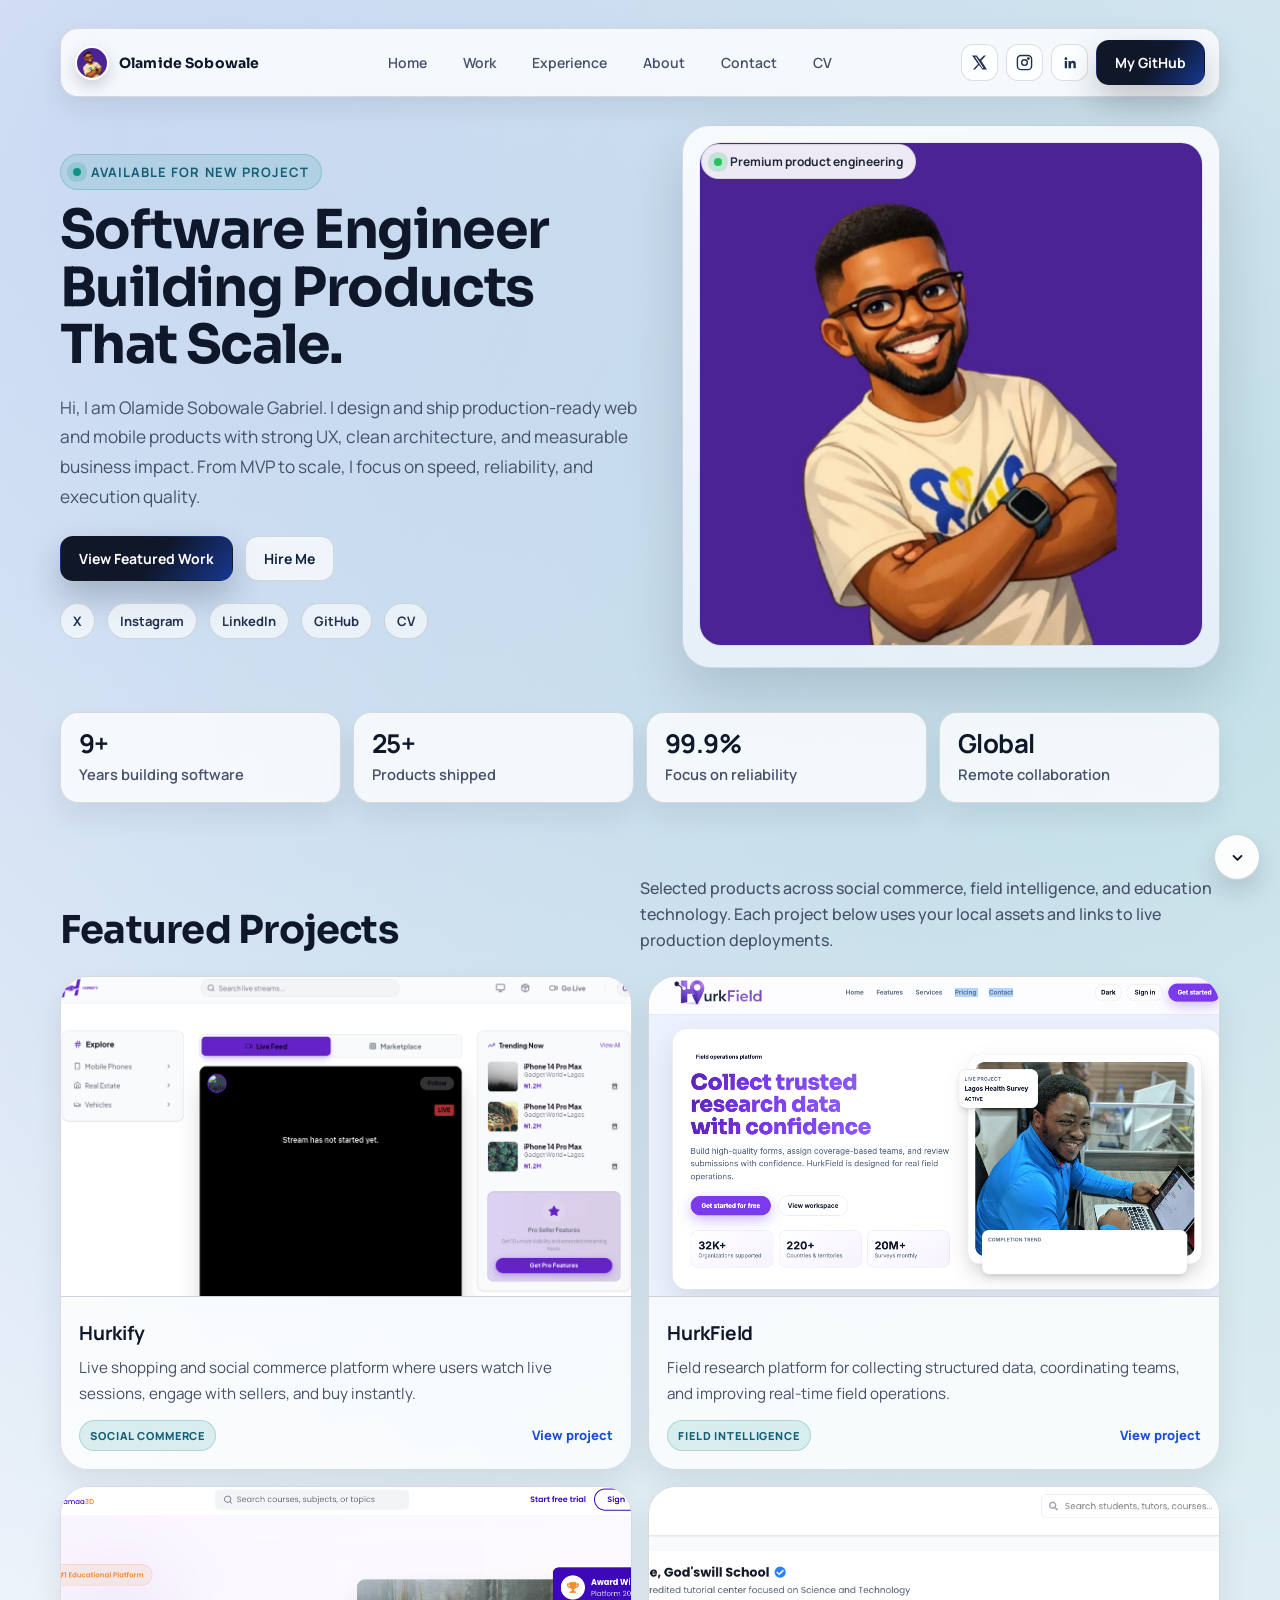
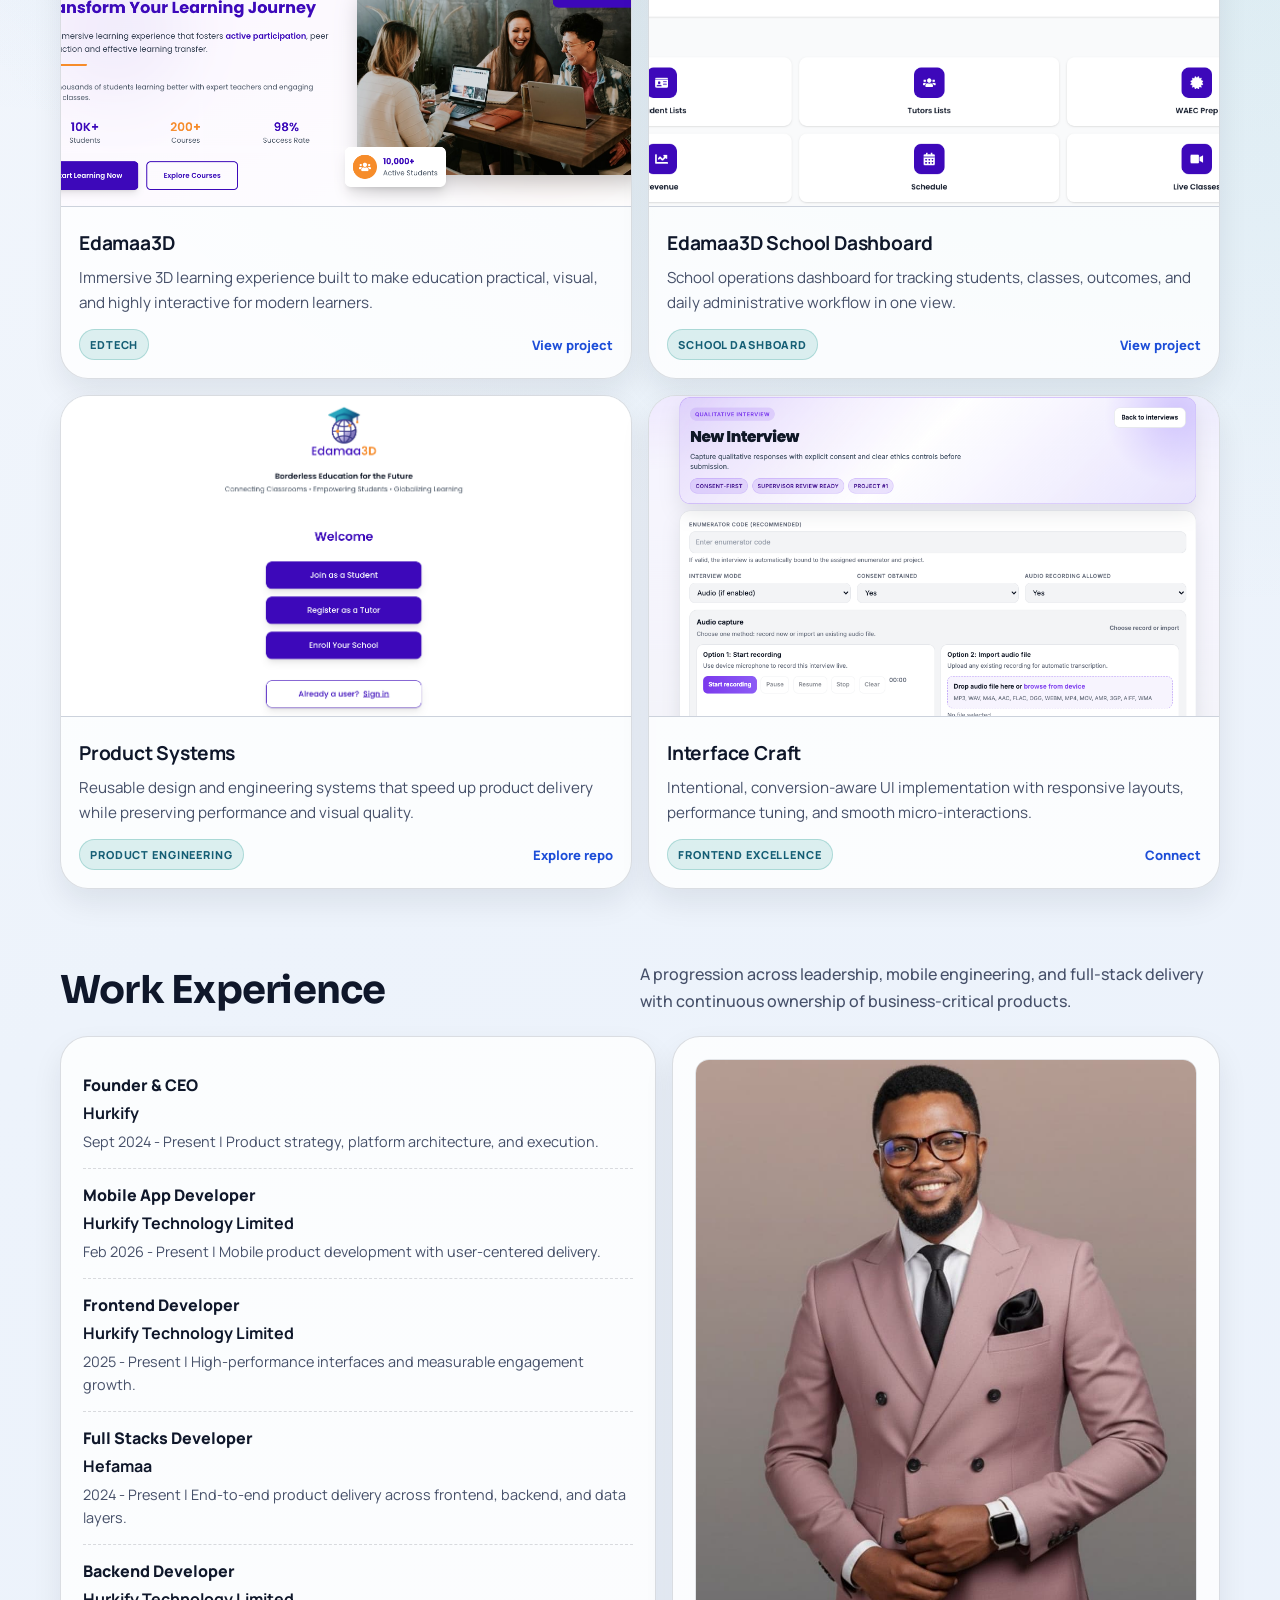
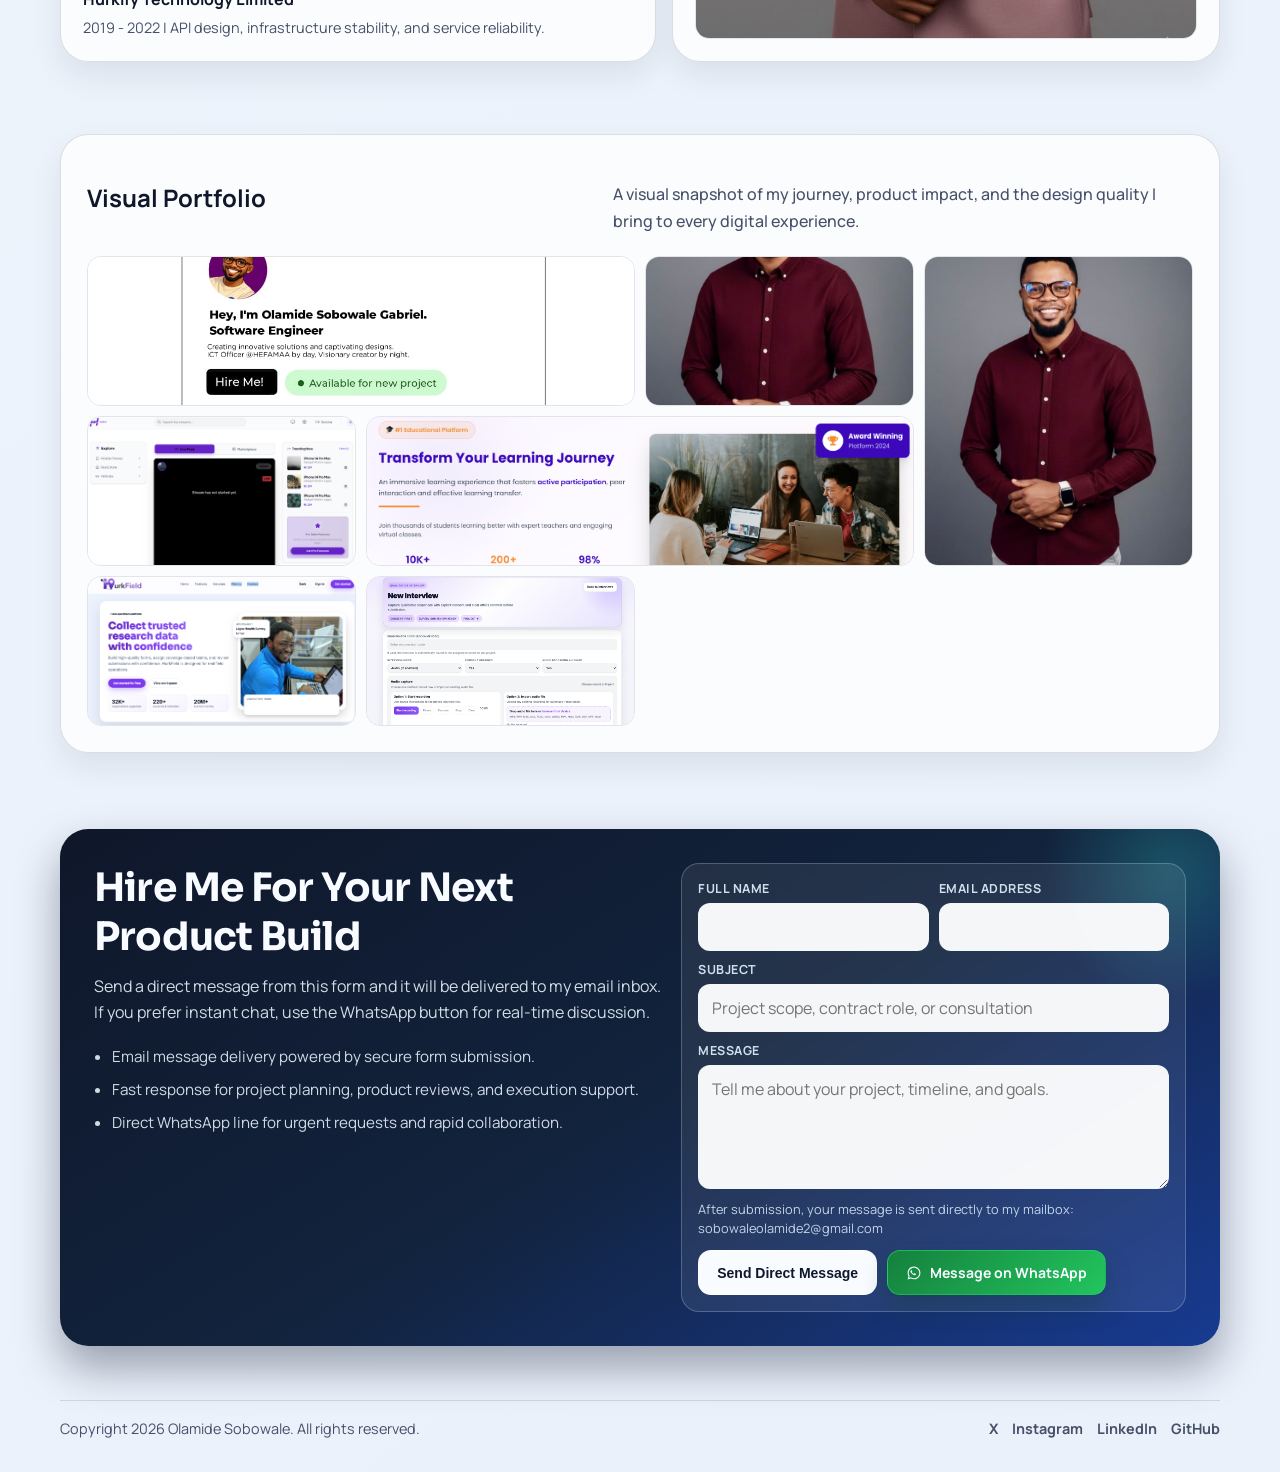
<file: index.html>
<!DOCTYPE html>
<html lang="en">
<head>
  <meta charset="UTF-8">
  <meta name="viewport" content="width=device-width, initial-scale=1.0">
  <title>Olamide Sobowale | Software Engineer</title>
  <meta name="description" content="Premium portfolio of Olamide Sobowale, software engineer building product-driven web platforms, mobile experiences, and data-powered tools.">
  <meta property="og:title" content="Olamide Sobowale | Software Engineer">
  <meta property="og:description" content="Building premium digital products for real business outcomes.">
  <meta property="og:image" content="images/og.png">
  <meta property="og:type" content="website">
  <meta name="twitter:card" content="summary_large_image">
  <meta name="twitter:creator" content="@iam_mide_talk">
  <meta name="twitter:image" content="images/og.png">
  <link rel="icon" href="images/favicon.ico" type="image/x-icon">
  <link rel="shortcut icon" href="images/favicon.ico" type="image/x-icon">
  <link rel="preconnect" href="https://fonts.googleapis.com">
  <link rel="preconnect" href="https://fonts.gstatic.com" crossorigin>
  <link href="https://fonts.googleapis.com/css2?family=Manrope:wght@400;500;600;700;800&family=Sora:wght@600;700;800&display=swap" rel="stylesheet">
  <style>
    :root {
      --bg: #f3f6fb;
      --ink: #0f172a;
      --muted: #465069;
      --card: rgba(255, 255, 255, 0.78);
      --line: rgba(14, 31, 53, 0.14);
      --teal: #0d9488;
      --blue: #1d4ed8;
      --shadow: 0 24px 56px rgba(6, 14, 30, 0.14);
      --radius-xl: 28px;
      --radius-lg: 18px;
      --radius-sm: 12px;
    }

    * {
      box-sizing: border-box;
    }

    html {
      scroll-behavior: smooth;
    }

    body {
      margin: 0;
      font-family: "Manrope", "Sora", sans-serif;
      color: var(--ink);
      background:
        radial-gradient(circle at 9% 3%, rgba(29, 78, 216, 0.16), transparent 34%),
        radial-gradient(circle at 93% 13%, rgba(13, 148, 136, 0.18), transparent 38%),
        linear-gradient(145deg, #f7f9fd 0%, #edf3fb 48%, #eaf1fb 100%);
      min-height: 100vh;
    }

    a {
      color: inherit;
      text-decoration: none;
    }

    .container {
      width: min(1160px, 92vw);
      margin: 0 auto;
    }

    .site-header {
      position: sticky;
      top: 14px;
      z-index: 40;
      padding: 14px 0;
    }

    .nav-shell {
      display: flex;
      align-items: center;
      justify-content: space-between;
      gap: 18px;
      padding: 11px 14px;
      border-radius: 18px;
      border: 1px solid var(--line);
      background: rgba(255, 255, 255, 0.8);
      box-shadow: 0 10px 26px rgba(6, 14, 30, 0.08);
      backdrop-filter: blur(10px);
      -webkit-backdrop-filter: blur(10px);
    }

    .brand {
      display: flex;
      align-items: center;
      gap: 10px;
      min-width: max-content;
    }

    .brand img {
      width: 34px;
      height: 34px;
      border-radius: 999px;
      object-fit: cover;
      border: 2px solid #fff;
      box-shadow: 0 6px 16px rgba(8, 15, 27, 0.18);
    }

    .brand span {
      font-family: "Sora", "Manrope", sans-serif;
      font-size: 14px;
      font-weight: 700;
      letter-spacing: 0.01em;
    }

    .nav-links {
      display: flex;
      align-items: center;
      gap: 16px;
      color: var(--muted);
      font-size: 14px;
      font-weight: 600;
    }

    .nav-links a {
      padding: 8px 10px;
      border-radius: 10px;
      transition: all 0.22s ease;
    }

    .nav-links a:hover {
      color: var(--ink);
      background: rgba(7, 14, 30, 0.06);
    }

    .nav-actions {
      display: flex;
      align-items: center;
      gap: 8px;
    }

    .social-chip {
      width: 37px;
      height: 37px;
      border-radius: 12px;
      border: 1px solid var(--line);
      background: rgba(255, 255, 255, 0.8);
      display: inline-flex;
      align-items: center;
      justify-content: center;
      color: #22314e;
      transition: transform 0.2s ease, box-shadow 0.2s ease, border-color 0.2s ease;
    }

    .social-chip:hover {
      transform: translateY(-2px);
      border-color: rgba(13, 148, 136, 0.4);
      box-shadow: 0 12px 24px rgba(2, 20, 37, 0.11);
    }

    .btn {
      display: inline-flex;
      align-items: center;
      justify-content: center;
      gap: 8px;
      border-radius: 13px;
      padding: 12px 18px;
      font-weight: 700;
      font-size: 14px;
      transition: transform 0.25s ease, box-shadow 0.25s ease, background 0.25s ease;
      border: 1px solid transparent;
      cursor: pointer;
    }

    .btn-primary {
      color: #fff;
      background: linear-gradient(130deg, #111827 0%, #0f172a 55%, #1d4ed8 130%);
      box-shadow: 0 16px 34px rgba(15, 23, 42, 0.24);
    }

    .btn-primary:hover {
      transform: translateY(-2px);
      box-shadow: 0 20px 38px rgba(15, 23, 42, 0.3);
    }

    .btn-ghost {
      color: #12233d;
      border-color: var(--line);
      background: rgba(255, 255, 255, 0.7);
    }

    .btn-ghost:hover {
      transform: translateY(-2px);
      border-color: rgba(29, 78, 216, 0.35);
      box-shadow: 0 16px 30px rgba(17, 26, 49, 0.12);
    }

    .hero {
      margin-top: 28px;
      display: grid;
      gap: 28px;
      grid-template-columns: 1.05fr 0.95fr;
      align-items: center;
    }

    .eyebrow {
      display: inline-flex;
      align-items: center;
      gap: 10px;
      font-size: 13px;
      font-weight: 700;
      color: #155e75;
      text-transform: uppercase;
      letter-spacing: 0.08em;
      padding: 8px 12px;
      border-radius: 999px;
      background: rgba(13, 148, 136, 0.12);
      border: 1px solid rgba(13, 148, 136, 0.24);
      margin-bottom: 12px;
    }

    .eyebrow::before {
      content: "";
      width: 8px;
      height: 8px;
      border-radius: 999px;
      background: #0d9488;
      box-shadow: 0 0 0 6px rgba(13, 148, 136, 0.18);
    }

    .hero h1 {
      margin: 0;
      font-family: "Sora", "Manrope", sans-serif;
      font-size: clamp(2rem, 4.2vw, 3.7rem);
      line-height: 1.07;
      letter-spacing: -0.03em;
      max-width: 13ch;
    }

    .hero p {
      margin: 18px 0 24px;
      color: var(--muted);
      font-size: clamp(1rem, 1.6vw, 1.08rem);
      line-height: 1.72;
      max-width: 56ch;
    }

    .hero-actions {
      display: flex;
      flex-wrap: wrap;
      gap: 12px;
      margin-bottom: 22px;
    }

    .quick-links {
      display: flex;
      flex-wrap: wrap;
      gap: 12px;
    }

    .quick-links a {
      font-size: 13px;
      font-weight: 700;
      color: #23314f;
      border: 1px solid var(--line);
      border-radius: 999px;
      padding: 8px 12px;
      background: rgba(255, 255, 255, 0.6);
      transition: all 0.22s ease;
    }

    .quick-links a:hover {
      border-color: rgba(13, 148, 136, 0.35);
      color: #0f172a;
      transform: translateY(-2px);
    }

    .hero-media {
      position: relative;
      min-height: 540px;
      border-radius: var(--radius-xl);
      overflow: hidden;
      border: 1px solid var(--line);
      background: linear-gradient(170deg, rgba(255, 255, 255, 0.86), rgba(232, 241, 251, 0.86));
      box-shadow: var(--shadow);
      padding: 16px;
    }

    .hero-main {
      width: 100%;
      height: 100%;
      border-radius: 22px;
      object-fit: cover;
      border: 1px solid rgba(15, 23, 42, 0.08);
    }

    .float-chip {
      position: absolute;
      left: 18px;
      top: 18px;
      display: inline-flex;
      align-items: center;
      gap: 8px;
      font-size: 12px;
      font-weight: 700;
      border-radius: 999px;
      padding: 8px 12px;
      color: #1e293b;
      background: rgba(255, 255, 255, 0.9);
      border: 1px solid rgba(15, 23, 42, 0.1);
    }

    .float-chip::before {
      content: "";
      width: 8px;
      height: 8px;
      border-radius: 999px;
      background: #22c55e;
      box-shadow: 0 0 0 6px rgba(34, 197, 94, 0.2);
    }

    .metric-grid {
      margin-top: 44px;
      display: grid;
      grid-template-columns: repeat(4, minmax(0, 1fr));
      gap: 12px;
    }

    .metric {
      background: var(--card);
      border-radius: var(--radius-lg);
      padding: 18px;
      border: 1px solid var(--line);
      box-shadow: 0 14px 26px rgba(15, 23, 42, 0.07);
    }

    .metric h3 {
      margin: 0;
      font-size: 1.62rem;
      line-height: 1;
      letter-spacing: -0.02em;
    }

    .metric p {
      margin: 7px 0 0;
      font-size: 0.92rem;
      color: var(--muted);
      font-weight: 600;
    }

    .section {
      margin-top: 72px;
    }

    .section-head {
      display: flex;
      align-items: end;
      justify-content: space-between;
      gap: 20px;
      margin-bottom: 22px;
    }

    .section h2 {
      margin: 0;
      font-family: "Sora", "Manrope", sans-serif;
      font-size: clamp(1.7rem, 3vw, 2.4rem);
      letter-spacing: -0.02em;
    }

    .section-head p {
      margin: 0;
      color: var(--muted);
      line-height: 1.65;
      max-width: 58ch;
      font-weight: 500;
    }

    .projects-grid {
      display: grid;
      grid-template-columns: repeat(2, minmax(0, 1fr));
      gap: 16px;
    }

    .project-card {
      overflow: hidden;
      background: var(--card);
      border: 1px solid var(--line);
      border-radius: var(--radius-xl);
      box-shadow: 0 14px 30px rgba(15, 23, 42, 0.08);
      transition: transform 0.28s ease, box-shadow 0.28s ease;
    }

    .project-card:hover {
      transform: translateY(-5px);
      box-shadow: 0 20px 38px rgba(15, 23, 42, 0.14);
    }

    .project-media {
      width: 100%;
      aspect-ratio: 16/9;
      object-fit: cover;
      border-bottom: 1px solid rgba(15, 23, 42, 0.1);
      background: #e2e8f0;
    }

    .project-body {
      padding: 18px;
    }

    .project-body h3 {
      margin: 0 0 9px;
      font-size: 1.2rem;
      letter-spacing: -0.01em;
    }

    .project-body p {
      margin: 0;
      color: var(--muted);
      line-height: 1.65;
      font-size: 0.95rem;
    }

    .card-foot {
      margin-top: 14px;
      display: flex;
      align-items: center;
      justify-content: space-between;
      gap: 12px;
    }

    .badge {
      font-size: 11px;
      font-weight: 800;
      letter-spacing: 0.08em;
      text-transform: uppercase;
      color: #155e75;
      background: rgba(13, 148, 136, 0.13);
      border: 1px solid rgba(13, 148, 136, 0.24);
      border-radius: 999px;
      padding: 7px 10px;
    }

    .text-link {
      font-size: 13px;
      font-weight: 800;
      color: #1d4ed8;
    }

    .text-link:hover {
      text-decoration: underline;
      text-underline-offset: 3px;
    }

    .experience-wrap {
      display: grid;
      grid-template-columns: 1fr 0.92fr;
      gap: 16px;
    }

    .timeline,
    .showcase {
      background: var(--card);
      border: 1px solid var(--line);
      border-radius: var(--radius-xl);
      padding: 22px;
      box-shadow: 0 14px 30px rgba(15, 23, 42, 0.08);
    }

    .timeline-item {
      padding: 15px 0;
      border-bottom: 1px dashed rgba(15, 23, 42, 0.15);
    }

    .timeline-item:last-child {
      border-bottom: 0;
      padding-bottom: 0;
    }

    .timeline-item .role {
      margin: 0;
      font-size: 1rem;
      font-weight: 800;
    }

    .timeline-item .company {
      margin: 6px 0;
      color: #0f172a;
      font-weight: 700;
    }

    .timeline-item .meta {
      margin: 0;
      color: var(--muted);
      font-size: 0.9rem;
      line-height: 1.6;
    }

    .showcase-grid {
      display: grid;
      grid-template-columns: 1fr 1fr;
      gap: 10px;
    }

    .showcase-grid img,
    .gallery-grid img {
      width: 100%;
      height: 100%;
      object-fit: cover;
      border-radius: 14px;
      border: 1px solid rgba(15, 23, 42, 0.1);
    }

    .showcase-grid .tall {
      grid-row: span 2;
      min-height: 304px;
    }

    .single-showcase {
      width: 100%;
      min-height: 320px;
      height: 100%;
      object-fit: cover;
      border-radius: 14px;
      border: 1px solid rgba(15, 23, 42, 0.1);
      display: block;
    }

    .gallery-wrap {
      margin-top: 72px;
      padding: 26px;
      border-radius: var(--radius-xl);
      border: 1px solid var(--line);
      background: var(--card);
      box-shadow: 0 14px 30px rgba(15, 23, 42, 0.08);
    }

    .gallery-grid {
      margin-top: 16px;
      display: grid;
      grid-template-columns: repeat(4, minmax(0, 1fr));
      gap: 10px;
      grid-auto-rows: 150px;
    }

    .gallery-grid .wide {
      grid-column: span 2;
    }

    .gallery-grid .tall {
      grid-row: span 2;
    }

    .cta {
      margin: 76px auto 36px;
      background: linear-gradient(148deg, #0f172a 0%, #12233d 52%, #1d4ed8 140%);
      color: #f8fbff;
      border-radius: var(--radius-xl);
      padding: 34px;
      box-shadow: 0 22px 44px rgba(7, 18, 39, 0.36);
      position: relative;
      overflow: hidden;
    }

    .cta::before {
      content: "";
      position: absolute;
      right: -80px;
      top: -88px;
      width: 260px;
      height: 260px;
      border-radius: 999px;
      background: radial-gradient(circle at center, rgba(45, 212, 191, 0.25), transparent 70%);
    }

    .cta-grid {
      position: relative;
      z-index: 1;
      display: grid;
      grid-template-columns: 1.06fr 0.94fr;
      gap: 18px;
      align-items: start;
    }

    .cta-copy h2 {
      margin: 0;
      font-family: "Sora", "Manrope", sans-serif;
      font-size: clamp(1.7rem, 3.3vw, 2.45rem);
      letter-spacing: -0.02em;
      max-width: 18ch;
    }

    .cta-copy p {
      margin: 12px 0 18px;
      max-width: 60ch;
      color: rgba(237, 247, 255, 0.88);
      line-height: 1.65;
    }

    .contact-points {
      margin: 0;
      padding-left: 18px;
      color: rgba(237, 247, 255, 0.87);
      line-height: 1.72;
      font-size: 0.95rem;
    }

    .contact-points li {
      margin-bottom: 7px;
    }

    .hire-form {
      border: 1px solid rgba(226, 242, 255, 0.24);
      border-radius: 18px;
      background: rgba(248, 251, 255, 0.08);
      backdrop-filter: blur(4px);
      -webkit-backdrop-filter: blur(4px);
      padding: 16px;
    }

    .form-grid {
      display: grid;
      grid-template-columns: repeat(2, minmax(0, 1fr));
      gap: 10px;
    }

    .form-field {
      display: grid;
      gap: 6px;
    }

    .form-field label {
      font-size: 0.78rem;
      font-weight: 700;
      letter-spacing: 0.04em;
      text-transform: uppercase;
      color: rgba(226, 242, 255, 0.9);
    }

    .form-field input,
    .form-field textarea {
      width: 100%;
      border: 1px solid rgba(226, 242, 255, 0.28);
      border-radius: 12px;
      background: rgba(255, 255, 255, 0.96);
      color: #0f172a;
      font: inherit;
      padding: 12px 13px;
      outline: none;
      transition: border-color 0.18s ease, box-shadow 0.18s ease;
    }

    .form-field input:focus,
    .form-field textarea:focus {
      border-color: rgba(45, 212, 191, 0.75);
      box-shadow: 0 0 0 3px rgba(45, 212, 191, 0.2);
    }

    .form-field textarea {
      min-height: 124px;
      resize: vertical;
    }

    .field-full {
      grid-column: 1 / -1;
    }

    .form-note {
      margin: 11px 0 0;
      color: rgba(226, 242, 255, 0.84);
      font-size: 0.8rem;
      line-height: 1.5;
    }

    .cta-actions {
      margin-top: 12px;
      display: flex;
      flex-wrap: wrap;
      gap: 10px;
    }

    .btn-light {
      color: #0f172a;
      background: #f8fbff;
      border: 1px solid rgba(255, 255, 255, 0.7);
    }

    .btn-light:hover {
      transform: translateY(-2px);
      box-shadow: 0 14px 28px rgba(15, 23, 42, 0.26);
    }

    .btn-whatsapp {
      color: #f8fbff;
      border: 1px solid rgba(37, 211, 102, 0.6);
      background: linear-gradient(135deg, #15803d, #22c55e);
      box-shadow: 0 12px 24px rgba(7, 58, 28, 0.28);
    }

    .btn-whatsapp:hover {
      transform: translateY(-2px);
      box-shadow: 0 16px 30px rgba(7, 58, 28, 0.36);
    }

    .btn-whatsapp svg {
      width: 16px;
      height: 16px;
      flex-shrink: 0;
    }

    footer {
      padding: 18px 0 34px;
      color: var(--muted);
      font-size: 0.9rem;
    }

    .footer-wrap {
      display: flex;
      align-items: center;
      justify-content: space-between;
      gap: 12px;
      border-top: 1px solid rgba(15, 23, 42, 0.12);
      padding-top: 18px;
    }

    .footer-links {
      display: flex;
      align-items: center;
      gap: 14px;
      font-weight: 700;
    }

    .footer-links a:hover {
      color: #111827;
      text-decoration: underline;
      text-underline-offset: 3px;
    }

    .scroll-fab-wrap {
      position: fixed;
      right: 20px;
      bottom: 20px;
      display: grid;
      gap: 10px;
      z-index: 60;
    }

    .scroll-fab {
      width: 46px;
      height: 46px;
      border-radius: 999px;
      border: 1px solid rgba(14, 31, 53, 0.2);
      background: rgba(255, 255, 255, 0.94);
      color: #0f172a;
      display: inline-flex;
      align-items: center;
      justify-content: center;
      box-shadow: 0 12px 24px rgba(11, 21, 39, 0.14);
      cursor: pointer;
      transition: transform 0.2s ease, box-shadow 0.2s ease, opacity 0.2s ease;
    }

    .scroll-fab:hover,
    .scroll-fab:focus-visible {
      transform: translateY(-2px);
      box-shadow: 0 16px 28px rgba(11, 21, 39, 0.2);
      outline: none;
    }

    .scroll-fab[hidden] {
      opacity: 0;
      pointer-events: none;
    }

    .reveal {
      opacity: 0;
      transform: translateY(26px);
      transition: opacity 0.7s ease, transform 0.7s ease;
    }

    .reveal.visible {
      opacity: 1;
      transform: translateY(0);
    }

    @media (max-width: 1040px) {
      .nav-links {
        display: none;
      }

      .hero,
      .experience-wrap {
        grid-template-columns: 1fr;
      }

      .hero-media {
        min-height: 430px;
      }

      .metric-grid {
        grid-template-columns: repeat(2, minmax(0, 1fr));
      }

      .gallery-grid {
        grid-template-columns: repeat(3, minmax(0, 1fr));
      }

      .cta-grid {
        grid-template-columns: 1fr;
      }
    }

    @media (max-width: 760px) {
      .site-header {
        top: 6px;
      }

      .nav-shell {
        padding: 10px;
      }

      .nav-actions .social-chip {
        display: none;
      }

      .hero {
        margin-top: 20px;
      }

      .projects-grid,
      .gallery-grid {
        grid-template-columns: 1fr;
      }

      .gallery-grid {
        grid-auto-rows: 190px;
      }

      .gallery-grid .wide,
      .gallery-grid .tall {
        grid-column: span 1;
        grid-row: span 1;
      }

      .metric-grid {
        grid-template-columns: 1fr;
      }

      .cta {
        padding: 26px;
      }

      .form-grid {
        grid-template-columns: 1fr;
      }

      .cta-actions .btn {
        width: 100%;
      }

      .footer-wrap {
        flex-direction: column;
        align-items: flex-start;
      }

      .scroll-fab-wrap {
        right: 14px;
        bottom: 14px;
        gap: 8px;
      }

      .scroll-fab {
        width: 42px;
        height: 42px;
      }
    }
  </style>
</head>
<body>
  <header class="site-header">
    <nav class="container nav-shell">
      <a class="brand" href="#home" aria-label="Go to home">
        <img src="images/image_12.png" alt="Olamide Sobowale profile">
        <span>Olamide Sobowale</span>
      </a>

      <div class="nav-links">
        <a href="#home">Home</a>
        <a href="#work">Work</a>
        <a href="#experience">Experience</a>
        <a href="#about">About</a>
        <a href="#contact">Contact</a>
        <a href="cv.html">CV</a>
      </div>

      <div class="nav-actions">
        <a class="social-chip" href="https://x.com/iam_mide_talk" target="_blank" rel="noopener noreferrer" aria-label="X profile">
          <svg viewBox="0 0 24 24" width="17" height="17" fill="currentColor" aria-hidden="true">
            <path d="M18.244 2H21l-6.554 7.49L22.5 22h-6.304l-4.933-6.406L5.654 22H2.896l7.013-8.013L1.5 2h6.464l4.458 5.882L18.244 2zm-2.211 17.874h1.527L7.128 4.02H5.49z"></path>
          </svg>
        </a>
        <a class="social-chip" href="https://www.instagram.com/mide_talk" target="_blank" rel="noopener noreferrer" aria-label="Instagram profile">
          <svg viewBox="0 0 24 24" width="17" height="17" fill="none" stroke="currentColor" stroke-width="2" aria-hidden="true">
            <rect x="2" y="2" width="20" height="20" rx="5" ry="5"></rect>
            <circle cx="12" cy="12" r="4"></circle>
            <circle cx="17.5" cy="6.5" r="1"></circle>
          </svg>
        </a>
        <a class="social-chip" href="https://www.linkedin.com/in/olamide-sobowale-448958b7/" target="_blank" rel="noopener noreferrer" aria-label="LinkedIn profile">
          <svg viewBox="0 0 24 24" width="17" height="17" fill="currentColor" aria-hidden="true">
            <path d="M6.94 8.5a1.95 1.95 0 1 1 0-3.9 1.95 1.95 0 0 1 0 3.9zM5.3 9.98h3.3V20h-3.3V9.98zM10.6 9.98h3.16v1.37h.05c.44-.83 1.52-1.7 3.12-1.7 3.34 0 3.96 2.19 3.96 5.05V20h-3.3v-4.67c0-1.11-.02-2.55-1.55-2.55-1.56 0-1.8 1.22-1.8 2.47V20h-3.64V9.98z"></path>
          </svg>
        </a>
        <a class="btn btn-primary" href="https://github.com/Hurkify-Team" target="_blank" rel="noopener noreferrer">My GitHub</a>
      </div>
    </nav>
  </header>

  <main>
    <section id="home" class="container hero reveal">
      <div>
        <span class="eyebrow">Available for new project</span>
        <h1>Software Engineer Building Products That Scale.</h1>
        <p>
          Hi, I am Olamide Sobowale Gabriel. I design and ship production-ready web and mobile products with strong UX,
          clean architecture, and measurable business impact. From MVP to scale, I focus on speed, reliability, and execution quality.
        </p>

        <div class="hero-actions">
          <a class="btn btn-primary" href="#work">View Featured Work</a>
          <a class="btn btn-ghost" href="#contact">Hire Me</a>
        </div>

        <div class="quick-links">
          <a href="https://x.com/iam_mide_talk" target="_blank" rel="noopener noreferrer">X</a>
          <a href="https://www.instagram.com/mide_talk" target="_blank" rel="noopener noreferrer">Instagram</a>
          <a href="https://www.linkedin.com/in/olamide-sobowale-448958b7/" target="_blank" rel="noopener noreferrer">LinkedIn</a>
          <a href="https://github.com/Hurkify-Team" target="_blank" rel="noopener noreferrer">GitHub</a>
          <a href="cv.html">CV</a>
        </div>
      </div>

      <div class="hero-media">
        <span class="float-chip">Premium product engineering</span>
        <img class="hero-main" src="images/image_12.png" alt="Portrait of Olamide Sobowale">
      </div>
    </section>

    <section class="container metric-grid reveal" aria-label="Key metrics">
      <article class="metric">
        <h3>9+</h3>
        <p>Years building software</p>
      </article>
      <article class="metric">
        <h3>25+</h3>
        <p>Products shipped</p>
      </article>
      <article class="metric">
        <h3>99.9%</h3>
        <p>Focus on reliability</p>
      </article>
      <article class="metric">
        <h3>Global</h3>
        <p>Remote collaboration</p>
      </article>
    </section>

    <section id="work" class="container section reveal">
      <div class="section-head">
        <h2>Featured Projects</h2>
        <p>
          Selected products across social commerce, field intelligence, and education technology.
          Each project below uses your local assets and links to live production deployments.
        </p>
      </div>

      <div class="projects-grid">
        <article class="project-card">
          <img class="project-media" src="images/image_3.png" alt="Hurkify project screenshot">
          <div class="project-body">
            <h3>Hurkify</h3>
            <p>Live shopping and social commerce platform where users watch live sessions, engage with sellers, and buy instantly.</p>
            <div class="card-foot">
              <span class="badge">Social Commerce</span>
              <a class="text-link" href="https://hurkify.com" target="_blank" rel="noopener noreferrer">View project</a>
            </div>
          </div>
        </article>

        <article class="project-card">
          <img class="project-media" src="images/image_5.png" alt="HurkField project screenshot">
          <div class="project-body">
            <h3>HurkField</h3>
            <p>Field research platform for collecting structured data, coordinating teams, and improving real-time field operations.</p>
            <div class="card-foot">
              <span class="badge">Field Intelligence</span>
              <a class="text-link" href="https://hurkfield-rxuj.onrender.com/" target="_blank" rel="noopener noreferrer">View project</a>
            </div>
          </div>
        </article>

        <article class="project-card">
          <img class="project-media" src="images/image_4.png" alt="Edamaa3D platform screenshot">
          <div class="project-body">
            <h3>Edamaa3D</h3>
            <p>Immersive 3D learning experience built to make education practical, visual, and highly interactive for modern learners.</p>
            <div class="card-foot">
              <span class="badge">EdTech</span>
              <a class="text-link" href="https://edamaa.vercel.app/" target="_blank" rel="noopener noreferrer">View project</a>
            </div>
          </div>
        </article>

        <article class="project-card">
          <img class="project-media" src="images/image_10.png" alt="Edamaa3D school dashboard screenshot">
          <div class="project-body">
            <h3>Edamaa3D School Dashboard</h3>
            <p>School operations dashboard for tracking students, classes, outcomes, and daily administrative workflow in one view.</p>
            <div class="card-foot">
              <span class="badge">School Dashboard</span>
              <a class="text-link" href="https://edamaa.vercel.app/school-dashboard" target="_blank" rel="noopener noreferrer">View project</a>
            </div>
          </div>
        </article>

        <article class="project-card">
          <img class="project-media" src="images/image_9.png" alt="Additional product screenshot">
          <div class="project-body">
            <h3>Product Systems</h3>
            <p>Reusable design and engineering systems that speed up product delivery while preserving performance and visual quality.</p>
            <div class="card-foot">
              <span class="badge">Product Engineering</span>
              <a class="text-link" href="https://github.com/Hurkify-Team" target="_blank" rel="noopener noreferrer">Explore repo</a>
            </div>
          </div>
        </article>

        <article class="project-card">
          <img class="project-media" src="images/image_7.png" alt="Modern interface showcase">
          <div class="project-body">
            <h3>Interface Craft</h3>
            <p>Intentional, conversion-aware UI implementation with responsive layouts, performance tuning, and smooth micro-interactions.</p>
            <div class="card-foot">
              <span class="badge">Frontend Excellence</span>
              <a class="text-link" href="https://www.linkedin.com/in/olamide-sobowale-448958b7/" target="_blank" rel="noopener noreferrer">Connect</a>
            </div>
          </div>
        </article>
      </div>
    </section>

    <section id="experience" class="container section reveal">
      <div class="section-head">
        <h2>Work Experience</h2>
        <p>
          A progression across leadership, mobile engineering, and full-stack delivery with continuous ownership of business-critical products.
        </p>
      </div>

      <div class="experience-wrap">
        <div class="timeline">
          <article class="timeline-item">
            <p class="role">Founder &amp; CEO</p>
            <p class="company">Hurkify</p>
            <p class="meta">Sept 2024 - Present | Product strategy, platform architecture, and execution.</p>
          </article>

          <article class="timeline-item">
            <p class="role">Mobile App Developer</p>
            <p class="company">Hurkify Technology Limited</p>
            <p class="meta">Feb 2026 - Present | Mobile product development with user-centered delivery.</p>
          </article>

          <article class="timeline-item">
            <p class="role">Frontend Developer</p>
            <p class="company">Hurkify Technology Limited</p>
            <p class="meta">2025 - Present | High-performance interfaces and measurable engagement growth.</p>
          </article>

          <article class="timeline-item">
            <p class="role">Full Stacks Developer</p>
            <p class="company">Hefamaa</p>
            <p class="meta">2024 - Present | End-to-end product delivery across frontend, backend, and data layers.</p>
          </article>

          <article class="timeline-item">
            <p class="role">Backend Developer</p>
            <p class="company">Hurkify Technology Limited</p>
            <p class="meta">2019 - 2022 | API design, infrastructure stability, and service reliability.</p>
          </article>
        </div>

        <aside class="showcase" aria-label="Experience visuals">
          <img class="single-showcase" src="images/image_2.png" alt="Experience visual">
        </aside>
      </div>
    </section>

    <section id="about" class="container gallery-wrap reveal">
      <div class="section-head">
        <h2>Visual Portfolio</h2>
        <p>
          A visual snapshot of my journey, product impact, and the design quality I bring to every digital experience.
        </p>
      </div>

      <div class="gallery-grid">
        <img class="wide" src="images/og.png" alt="Portfolio page highlight">
        <img src="images/image_1.png" alt="Portrait candid 1">
        <img class="tall" src="images/image_1.png" alt="Portrait candid 2">
        <img src="images/image_3.png" alt="Project interface 1">
        <img class="wide" src="images/image_4.png" alt="Project interface 2">
        <img src="images/image_5.png" alt="Project interface 3">
        <img src="images/image_7.png" alt="Project interface 4">
      </div>
    </section>

    <section id="contact" class="container cta reveal">
      <div class="cta-grid">
        <div class="cta-copy">
          <h2>Hire Me For Your Next Product Build</h2>
          <p>
            Send a direct message from this form and it will be delivered to my email inbox.
            If you prefer instant chat, use the WhatsApp button for real-time discussion.
          </p>
          <ul class="contact-points">
            <li>Email message delivery powered by secure form submission.</li>
            <li>Fast response for project planning, product reviews, and execution support.</li>
            <li>Direct WhatsApp line for urgent requests and rapid collaboration.</li>
          </ul>
        </div>

        <form class="hire-form" action="https://formsubmit.co/sobowaleolamide2@gmail.com" method="POST">
          <input type="hidden" name="_subject" value="New Hire Request from Olamide's Portfolio">
          <input type="hidden" name="_captcha" value="false">
          <input type="text" name="_honey" style="display:none" tabindex="-1" autocomplete="off">

          <div class="form-grid">
            <div class="form-field">
              <label for="hire-name">Full Name</label>
              <input id="hire-name" name="name" type="text" autocomplete="name" required>
            </div>

            <div class="form-field">
              <label for="hire-email">Email Address</label>
              <input id="hire-email" name="email" type="email" autocomplete="email" required>
            </div>

            <div class="form-field field-full">
              <label for="hire-subject">Subject</label>
              <input id="hire-subject" name="subject" type="text" placeholder="Project scope, contract role, or consultation" required>
            </div>

            <div class="form-field field-full">
              <label for="hire-message">Message</label>
              <textarea id="hire-message" name="message" placeholder="Tell me about your project, timeline, and goals." required></textarea>
            </div>
          </div>

          <p class="form-note">After submission, your message is sent directly to my mailbox: sobowaleolamide2@gmail.com</p>

          <div class="cta-actions">
            <button class="btn btn-light" type="submit">Send Direct Message</button>
            <a class="btn btn-whatsapp" href="https://wa.me/2349045083581?text=Hello%20Olamide%2C%20I%20would%20like%20to%20hire%20you%20for%20a%20project." target="_blank" rel="noopener noreferrer">
              <svg viewBox="0 0 32 32" fill="currentColor" aria-hidden="true">
                <path d="M19.11 17.21c-.26-.13-1.52-.75-1.76-.83-.24-.09-.41-.13-.58.13-.18.26-.67.83-.83 1-.15.18-.31.2-.57.07-.26-.13-1.11-.41-2.12-1.32-.78-.69-1.31-1.55-1.46-1.81-.15-.26-.02-.39.11-.52.11-.11.26-.28.39-.41.13-.13.17-.22.26-.37.09-.15.04-.28-.02-.41-.06-.13-.58-1.4-.8-1.92-.21-.5-.43-.43-.58-.44h-.5c-.18 0-.46.07-.7.33-.24.26-.92.9-.92 2.2 0 1.3.94 2.56 1.08 2.73.13.18 1.86 2.84 4.5 3.98.63.27 1.12.43 1.5.55.63.2 1.2.17 1.66.1.51-.08 1.52-.62 1.74-1.22.22-.6.22-1.11.15-1.22-.07-.11-.24-.17-.5-.3z"></path>
                <path d="M16.03 3.2c-7.04 0-12.77 5.73-12.77 12.78 0 2.24.59 4.42 1.7 6.34L3.2 28.8l6.62-1.74a12.73 12.73 0 0 0 6.2 1.59h.01c7.04 0 12.77-5.73 12.77-12.78 0-3.41-1.33-6.62-3.74-9.03A12.7 12.7 0 0 0 16.03 3.2zm0 23.24h-.01a10.6 10.6 0 0 1-5.4-1.49l-.39-.23-3.93 1.03 1.05-3.83-.25-.39a10.55 10.55 0 0 1-1.62-5.64c0-5.83 4.74-10.57 10.58-10.57 2.82 0 5.47 1.1 7.47 3.1a10.5 10.5 0 0 1 3.1 7.47c0 5.83-4.75 10.57-10.6 10.57z"></path>
              </svg>
              <span>Message on WhatsApp</span>
            </a>
          </div>
        </form>
      </div>
    </section>
  </main>

  <footer>
    <div class="container footer-wrap">
      <div>Copyright <span id="year"></span> Olamide Sobowale. All rights reserved.</div>
      <div class="footer-links">
        <a href="https://x.com/iam_mide_talk" target="_blank" rel="noopener noreferrer">X</a>
        <a href="https://www.instagram.com/mide_talk" target="_blank" rel="noopener noreferrer">Instagram</a>
        <a href="https://www.linkedin.com/in/olamide-sobowale-448958b7/" target="_blank" rel="noopener noreferrer">LinkedIn</a>
        <a href="https://github.com/Hurkify-Team" target="_blank" rel="noopener noreferrer">GitHub</a>
      </div>
    </div>
  </footer>

  <div class="scroll-fab-wrap" aria-label="Scroll controls">
    <button id="scrollTopBtn" class="scroll-fab" type="button" aria-label="Back to top" title="Back to top" hidden>
      <svg viewBox="0 0 24 24" width="19" height="19" fill="none" stroke="currentColor" stroke-width="2.4" stroke-linecap="round" stroke-linejoin="round" aria-hidden="true">
        <path d="M7 14l5-5 5 5"></path>
      </svg>
    </button>
    <button id="scrollBottomBtn" class="scroll-fab" type="button" aria-label="Scroll to bottom" title="Scroll to bottom">
      <svg viewBox="0 0 24 24" width="19" height="19" fill="none" stroke="currentColor" stroke-width="2.4" stroke-linecap="round" stroke-linejoin="round" aria-hidden="true">
        <path d="M7 10l5 5 5-5"></path>
      </svg>
    </button>
  </div>

  <script>
    document.getElementById("year").textContent = new Date().getFullYear();
    const scrollTopBtn = document.getElementById("scrollTopBtn");
    const scrollBottomBtn = document.getElementById("scrollBottomBtn");

    const updateScrollButtons = () => {
      const currentScroll = window.scrollY || document.documentElement.scrollTop;
      const viewportHeight = window.innerHeight;
      const fullHeight = document.documentElement.scrollHeight;

      if (scrollTopBtn) {
        scrollTopBtn.hidden = currentScroll < 100;
      }

      if (scrollBottomBtn) {
        scrollBottomBtn.hidden = currentScroll + viewportHeight > fullHeight - 120;
      }
    };

    if (scrollTopBtn) {
      scrollTopBtn.addEventListener("click", () => {
        window.scrollTo({ top: 0, behavior: "smooth" });
      });
    }

    if (scrollBottomBtn) {
      scrollBottomBtn.addEventListener("click", () => {
        window.scrollTo({ top: document.documentElement.scrollHeight, behavior: "smooth" });
      });
    }

    window.addEventListener("scroll", updateScrollButtons, { passive: true });
    window.addEventListener("resize", updateScrollButtons);
    updateScrollButtons();

    const observer = new IntersectionObserver((entries) => {
      entries.forEach((entry) => {
        if (entry.isIntersecting) {
          entry.target.classList.add("visible");
          observer.unobserve(entry.target);
        }
      });
    }, { threshold: 0.2 });

    document.querySelectorAll(".reveal").forEach((el) => observer.observe(el));
  </script>
</body>
</html>
</file>
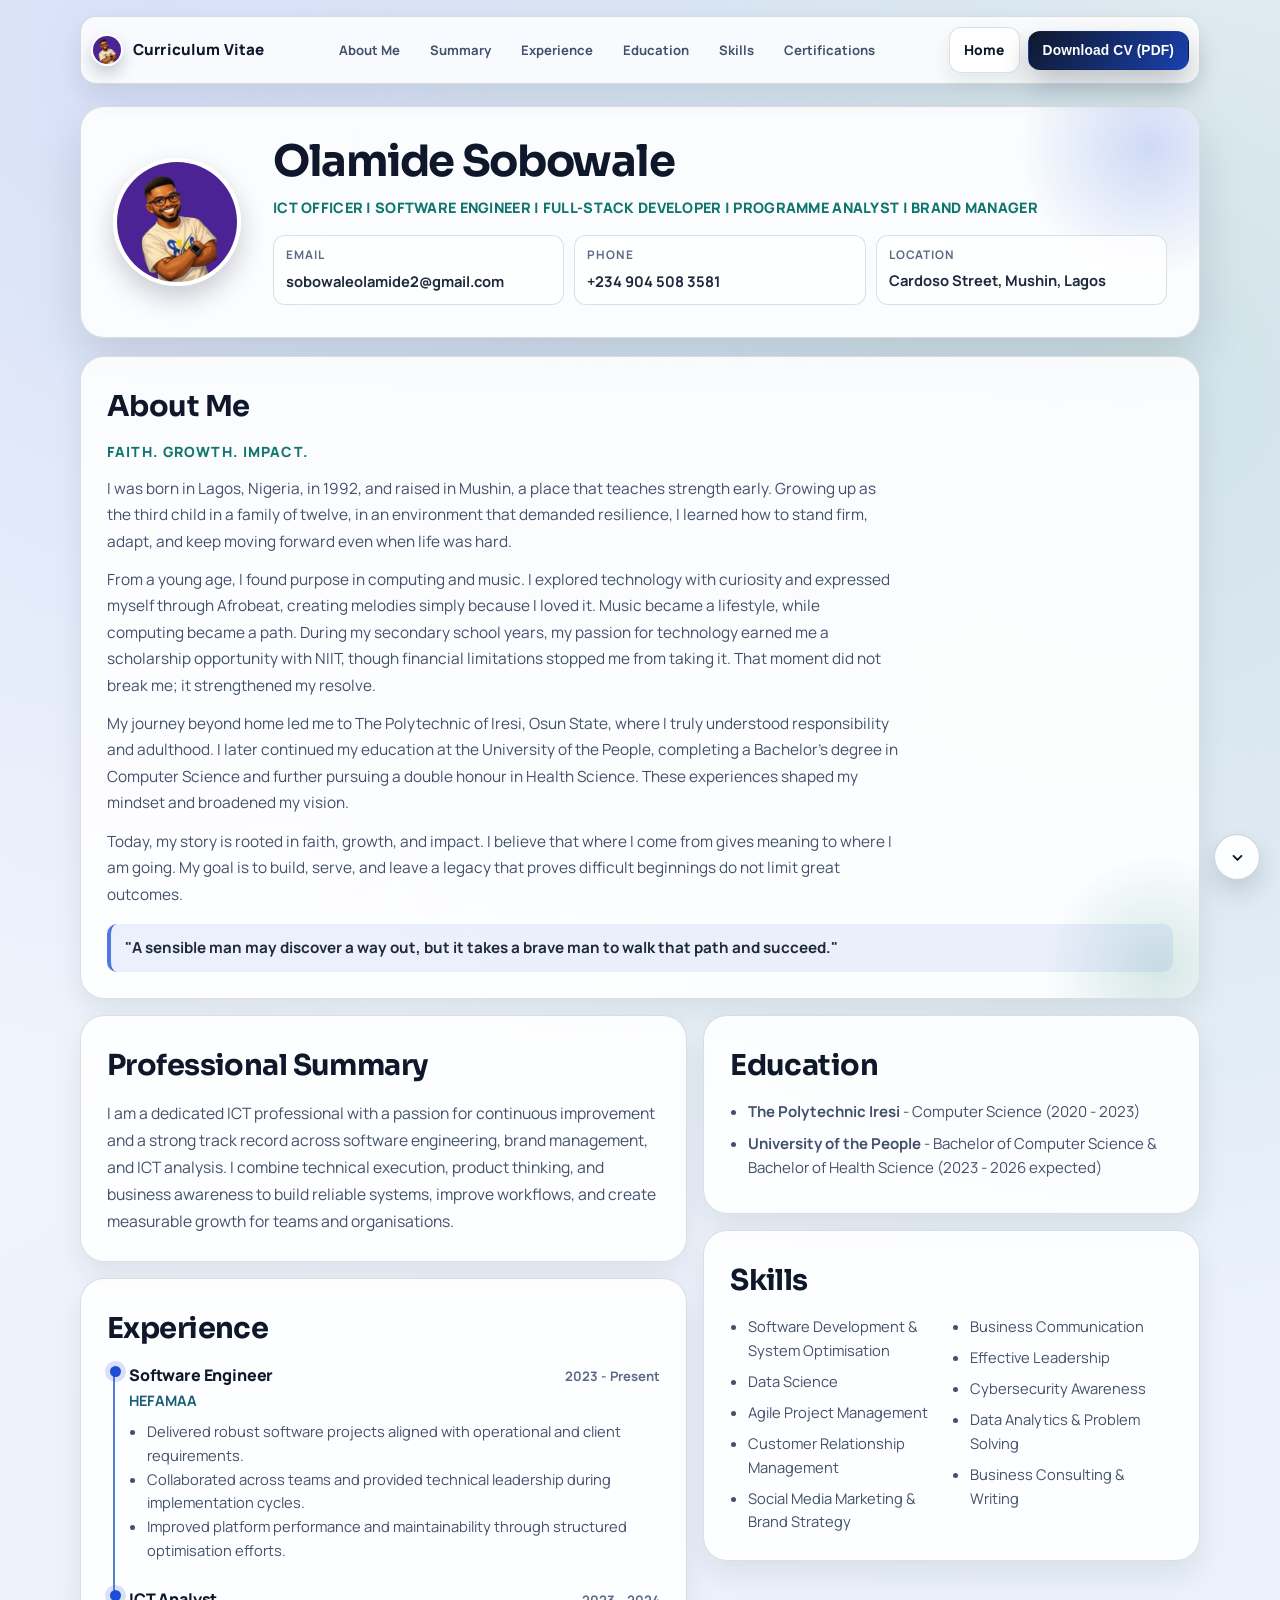
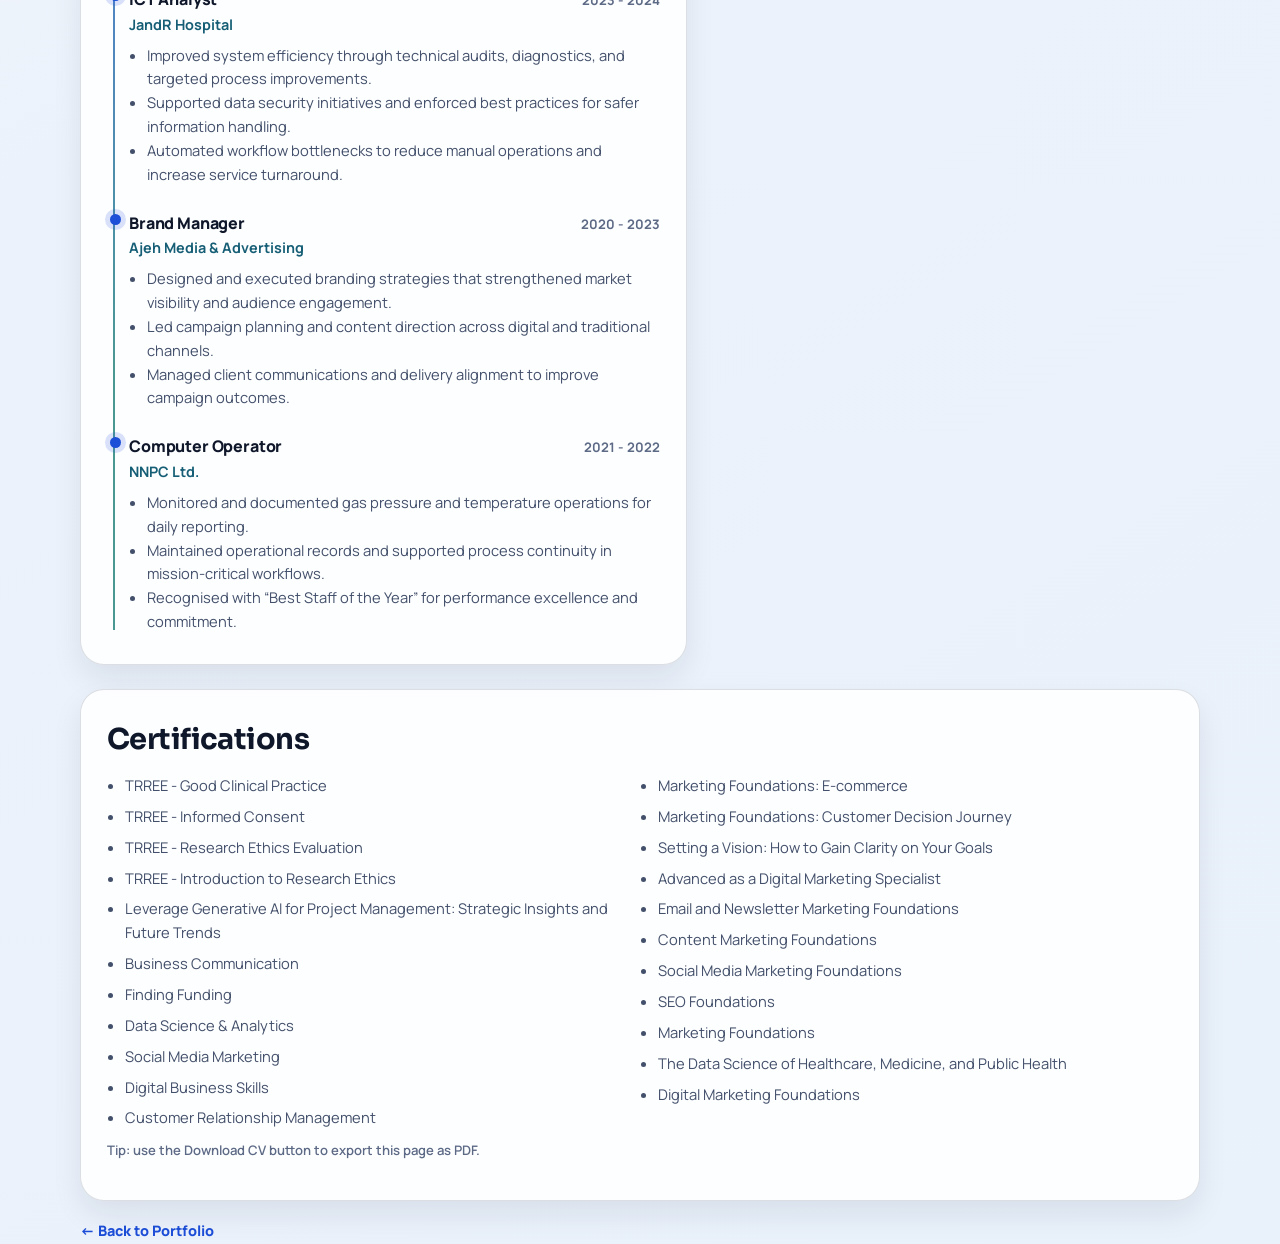
<file: cv.html>
<!DOCTYPE html>
<html lang="en">
<head>
  <meta charset="UTF-8">
  <meta name="viewport" content="width=device-width, initial-scale=1.0">
  <title>Olamide Sobowale | About Me & Curriculum Vitae</title>
  <meta name="description" content="About Me and Curriculum Vitae of Olamide Sobowale - ICT Officer, Software Engineer, FULL-STACK DEVELOPER, Programme Analyst, and Brand Manager.">
  <meta property="og:title" content="Olamide Sobowale | About Me & Curriculum Vitae">
  <meta property="og:description" content="Dedicated ICT professional with proven impact in software engineering, brand management, and ICT analysis.">
  <meta property="og:image" content="images/og.png">
  <meta property="og:type" content="website">
  <meta name="twitter:card" content="summary_large_image">
  <meta name="twitter:image" content="images/og.png">
  <link rel="icon" href="images/favicon.ico" type="image/x-icon">
  <link rel="shortcut icon" href="images/favicon.ico" type="image/x-icon">
  <link rel="preconnect" href="https://fonts.googleapis.com">
  <link rel="preconnect" href="https://fonts.gstatic.com" crossorigin>
  <link href="https://fonts.googleapis.com/css2?family=Manrope:wght@400;500;600;700;800&family=Sora:wght@600;700;800&display=swap" rel="stylesheet">
  <style>
    :root {
      --bg: #eef4fb;
      --ink: #0f172a;
      --muted: #43506b;
      --teal: #0f766e;
      --blue: #1d4ed8;
      --line: rgba(14, 31, 53, 0.14);
      --paper: rgba(255, 255, 255, 0.88);
      --radius-xl: 24px;
      --radius-lg: 16px;
      --shadow: 0 22px 46px rgba(11, 21, 39, 0.13);
    }

    * {
      box-sizing: border-box;
    }

    html {
      scroll-behavior: smooth;
    }

    body {
      margin: 0;
      font-family: "Manrope", "Sora", sans-serif;
      color: var(--ink);
      background:
        radial-gradient(circle at 12% 2%, rgba(29, 78, 216, 0.14), transparent 34%),
        radial-gradient(circle at 88% 13%, rgba(15, 118, 110, 0.14), transparent 36%),
        linear-gradient(148deg, #f5f8fd 0%, #ecf2fb 50%, #e9f1fb 100%);
      min-height: 100vh;
      line-height: 1.6;
    }

    a {
      color: inherit;
      text-decoration: none;
    }

    .container {
      width: min(1120px, 92vw);
      margin: 0 auto;
    }

    .page-nav {
      position: sticky;
      top: 12px;
      z-index: 50;
      margin-top: 16px;
      margin-bottom: 22px;
      border: 1px solid var(--line);
      border-radius: 16px;
      background: rgba(255, 255, 255, 0.82);
      box-shadow: 0 12px 26px rgba(8, 18, 34, 0.09);
      backdrop-filter: blur(9px);
      -webkit-backdrop-filter: blur(9px);
      padding: 10px;
      display: flex;
      align-items: center;
      justify-content: space-between;
      gap: 14px;
      flex-wrap: wrap;
    }

    .nav-left {
      display: flex;
      align-items: center;
      gap: 10px;
      font-weight: 800;
      font-size: 0.95rem;
      letter-spacing: 0.01em;
    }

    .nav-left img {
      width: 32px;
      height: 32px;
      border-radius: 999px;
      object-fit: cover;
      border: 2px solid #fff;
      box-shadow: 0 8px 16px rgba(11, 21, 39, 0.2);
    }

    .nav-links {
      display: flex;
      align-items: center;
      gap: 8px;
      flex-wrap: wrap;
    }

    .nav-links a {
      font-size: 0.82rem;
      font-weight: 700;
      color: var(--muted);
      padding: 7px 10px;
      border-radius: 10px;
      border: 1px solid transparent;
      transition: all 0.2s ease;
    }

    .nav-links a:hover,
    .nav-links a:focus-visible {
      border-color: rgba(29, 78, 216, 0.3);
      color: var(--ink);
      background: rgba(29, 78, 216, 0.08);
      outline: none;
    }

    .btn {
      display: inline-flex;
      align-items: center;
      justify-content: center;
      gap: 8px;
      border-radius: 12px;
      border: 1px solid transparent;
      cursor: pointer;
      font-size: 0.86rem;
      font-weight: 800;
      letter-spacing: 0.01em;
      padding: 11px 14px;
      transition: transform 0.22s ease, box-shadow 0.22s ease;
    }

    .btn-download {
      color: #fff;
      background: linear-gradient(130deg, #0f172a 0%, #1d4ed8 130%);
      box-shadow: 0 14px 28px rgba(11, 21, 39, 0.25);
    }

    .btn-download:hover,
    .btn-download:focus-visible {
      transform: translateY(-2px);
      box-shadow: 0 18px 34px rgba(11, 21, 39, 0.32);
      outline: none;
    }

    .nav-actions {
      display: inline-flex;
      align-items: center;
      gap: 8px;
      flex-wrap: wrap;
    }

    .btn-home {
      color: #0f172a;
      background: rgba(255, 255, 255, 0.9);
      border: 1px solid var(--line);
      box-shadow: 0 10px 20px rgba(11, 21, 39, 0.08);
    }

    .btn-home:hover,
    .btn-home:focus-visible {
      transform: translateY(-2px);
      box-shadow: 0 14px 28px rgba(11, 21, 39, 0.14);
      outline: none;
    }

    .hero {
      border: 1px solid var(--line);
      border-radius: var(--radius-xl);
      background: var(--paper);
      box-shadow: var(--shadow);
      padding: clamp(20px, 3vw, 32px);
      display: grid;
      grid-template-columns: 140px 1fr;
      gap: 20px;
      align-items: center;
      margin-bottom: 18px;
      position: relative;
      overflow: hidden;
    }

    .hero::after {
      content: "";
      position: absolute;
      width: 260px;
      height: 260px;
      border-radius: 999px;
      right: -80px;
      top: -90px;
      background: radial-gradient(circle at center, rgba(29, 78, 216, 0.2), transparent 70%);
      pointer-events: none;
    }

    .avatar {
      width: 128px;
      height: 128px;
      border-radius: 999px;
      border: 4px solid #fff;
      box-shadow: 0 12px 26px rgba(11, 21, 39, 0.2);
      object-fit: cover;
      position: relative;
      z-index: 1;
    }

    .name {
      margin: 0;
      font-family: "Sora", "Manrope", sans-serif;
      font-size: clamp(1.8rem, 4vw, 2.7rem);
      line-height: 1.08;
      letter-spacing: -0.03em;
      position: relative;
      z-index: 1;
    }

    .tagline {
      margin: 10px 0 0;
      color: #0f766e;
      font-weight: 800;
      letter-spacing: 0.02em;
      text-transform: uppercase;
      font-size: 0.9rem;
      position: relative;
      z-index: 1;
    }

    .contact-grid {
      margin-top: 16px;
      display: grid;
      grid-template-columns: repeat(3, minmax(0, 1fr));
      gap: 10px;
      position: relative;
      z-index: 1;
    }

    .contact-item {
      border: 1px solid var(--line);
      border-radius: 12px;
      padding: 10px 12px;
      background: rgba(255, 255, 255, 0.8);
      min-height: 62px;
    }

    .contact-item span {
      display: block;
      font-size: 0.74rem;
      color: #5d6a86;
      text-transform: uppercase;
      letter-spacing: 0.08em;
      font-weight: 700;
      margin-bottom: 4px;
    }

    .contact-item p,
    .contact-item a {
      margin: 0;
      font-size: 0.92rem;
      font-weight: 700;
      color: #1e293b;
      word-break: break-word;
    }

    .layout {
      display: grid;
      grid-template-columns: 1.1fr 0.9fr;
      gap: 16px;
      margin-bottom: 24px;
    }

    .card {
      border: 1px solid var(--line);
      border-radius: var(--radius-xl);
      background: var(--paper);
      box-shadow: 0 14px 30px rgba(11, 21, 39, 0.08);
      padding: clamp(18px, 2.8vw, 26px);
    }

    .card h2 {
      margin: 0 0 12px;
      font-family: "Sora", "Manrope", sans-serif;
      letter-spacing: -0.02em;
      font-size: clamp(1.3rem, 2.6vw, 1.8rem);
    }

    .summary {
      margin: 0;
      color: var(--muted);
      font-size: 0.98rem;
      line-height: 1.72;
    }

    .section-space {
      margin-top: 16px;
    }

    .about-card {
      margin-bottom: 16px;
      position: relative;
      overflow: hidden;
    }

    .about-card::after {
      content: "";
      position: absolute;
      right: -74px;
      bottom: -86px;
      width: 230px;
      height: 230px;
      border-radius: 999px;
      background: radial-gradient(circle at center, rgba(15, 118, 110, 0.16), transparent 70%);
      pointer-events: none;
    }

    .about-card > * {
      position: relative;
      z-index: 1;
    }

    .about-lead {
      margin: 0 0 12px;
      color: #0f766e;
      font-size: 0.88rem;
      letter-spacing: 0.08em;
      text-transform: uppercase;
      font-weight: 800;
    }

    .about-story {
      margin: 0;
      color: var(--muted);
      font-size: 0.96rem;
      line-height: 1.72;
      max-width: 88ch;
    }

    .about-story + .about-story {
      margin-top: 12px;
    }

    .about-quote {
      margin: 16px 0 0;
      padding: 12px 14px;
      border-left: 4px solid rgba(29, 78, 216, 0.75);
      border-radius: 10px;
      background: rgba(29, 78, 216, 0.08);
      color: #1e293b;
      font-size: 0.95rem;
      font-weight: 700;
    }

    .timeline {
      position: relative;
      margin-top: 2px;
      padding-left: 22px;
    }

    .timeline::before {
      content: "";
      position: absolute;
      left: 6px;
      top: 8px;
      bottom: 8px;
      width: 2px;
      background: linear-gradient(to bottom, #1d4ed8, #0f766e 70%);
      opacity: 0.75;
    }

    .role-item {
      position: relative;
      margin-bottom: 20px;
      padding-bottom: 4px;
    }

    .role-item:last-child {
      margin-bottom: 0;
    }

    .role-item::before {
      content: "";
      position: absolute;
      left: -19px;
      top: 3px;
      width: 11px;
      height: 11px;
      border-radius: 999px;
      background: #1d4ed8;
      box-shadow: 0 0 0 5px rgba(29, 78, 216, 0.16);
    }

    .role-head {
      display: flex;
      align-items: baseline;
      justify-content: space-between;
      gap: 12px;
      flex-wrap: wrap;
      margin-bottom: 6px;
    }

    .role-title {
      margin: 0;
      font-size: 1rem;
      font-weight: 800;
      letter-spacing: -0.01em;
    }

    .role-company {
      margin: 0;
      font-size: 0.9rem;
      font-weight: 700;
      color: #155e75;
    }

    .role-date {
      font-size: 0.82rem;
      font-weight: 700;
      color: #5d6a86;
    }

    .role-item ul {
      margin: 8px 0 0;
      padding-left: 18px;
      color: var(--muted);
      font-size: 0.92rem;
      line-height: 1.62;
    }

    .list {
      margin: 10px 0 0;
      padding-left: 18px;
      color: var(--muted);
      font-size: 0.94rem;
      line-height: 1.62;
    }

    .two-col-list {
      columns: 2;
      column-gap: 18px;
      margin: 10px 0 0;
      padding-left: 18px;
      color: var(--muted);
      font-size: 0.92rem;
      line-height: 1.62;
    }

    .two-col-list li,
    .list li {
      break-inside: avoid;
      margin-bottom: 7px;
    }

    .hint {
      margin-top: 10px;
      font-size: 0.82rem;
      color: #5d6a86;
      font-weight: 600;
    }

    .back-link {
      display: inline-flex;
      align-items: center;
      gap: 8px;
      margin-top: 18px;
      font-size: 0.9rem;
      font-weight: 800;
      color: #1d4ed8;
    }

    .back-link:hover {
      text-decoration: underline;
      text-underline-offset: 3px;
    }

    .scroll-fab-wrap {
      position: fixed;
      right: 20px;
      bottom: 20px;
      display: grid;
      gap: 10px;
      z-index: 60;
    }

    .scroll-fab {
      width: 46px;
      height: 46px;
      border-radius: 999px;
      border: 1px solid rgba(14, 31, 53, 0.2);
      background: rgba(255, 255, 255, 0.94);
      color: #0f172a;
      display: inline-flex;
      align-items: center;
      justify-content: center;
      box-shadow: 0 12px 24px rgba(11, 21, 39, 0.14);
      cursor: pointer;
      transition: transform 0.2s ease, box-shadow 0.2s ease, opacity 0.2s ease;
    }

    .scroll-fab:hover,
    .scroll-fab:focus-visible {
      transform: translateY(-2px);
      box-shadow: 0 16px 28px rgba(11, 21, 39, 0.2);
      outline: none;
    }

    .scroll-fab[hidden] {
      opacity: 0;
      pointer-events: none;
    }

    .reveal {
      opacity: 0;
      transform: translateY(24px);
      transition: opacity 0.75s ease, transform 0.75s ease;
    }

    .reveal.visible {
      opacity: 1;
      transform: translateY(0);
    }

    @media (max-width: 980px) {
      .layout {
        grid-template-columns: 1fr;
      }

      .contact-grid {
        grid-template-columns: 1fr;
      }

      .two-col-list {
        columns: 1;
      }
    }

    @media (max-width: 720px) {
      .page-nav {
        top: 6px;
      }

      .hero {
        grid-template-columns: 1fr;
        text-align: left;
      }

      .avatar {
        width: 104px;
        height: 104px;
      }

      .scroll-fab-wrap {
        right: 14px;
        bottom: 14px;
        gap: 8px;
      }

      .scroll-fab {
        width: 42px;
        height: 42px;
      }
    }

    @page {
      size: A4;
      margin: 0;
    }

    @media print {
      html,
      body {
        width: 210mm;
        height: 297mm;
        margin: 0 !important;
        padding: 0 !important;
        background: #e9eef6;
        color: #0f172a;
        font-size: 11px;
        line-height: 1.28;
        font-family: "Manrope", "Sora", sans-serif;
        -webkit-print-color-adjust: exact;
        print-color-adjust: exact;
      }

      .page-nav,
      .hint,
      .back-link,
      #about-me,
      .scroll-fab-wrap {
        display: none !important;
      }

      .container {
        width: 210mm;
        max-width: 210mm;
        min-height: 297mm;
        height: auto;
        margin: 0 auto;
        padding: 7mm 8mm 6mm;
        background: #ffffff;
        display: flex;
        flex-direction: column;
      }

      .hero,
      .card {
        box-shadow: none;
        border-color: #d4deea;
        background: #fff;
        border-radius: 6px;
      }

      .hero {
        margin-bottom: 2.6mm;
        padding: 4mm 4.6mm 3.8mm;
        grid-template-columns: 19mm 1fr;
        gap: 3.5mm;
        border: 1px solid rgba(255, 255, 255, 0.28);
        border-radius: 6px;
        background: linear-gradient(135deg, #4c1d95 0%, #6d28d9 100%);
        color: #f8fbff;
        break-inside: avoid;
        page-break-inside: avoid;
      }

      .hero::after {
        display: none;
      }

      .avatar {
        width: 17mm;
        height: 17mm;
        border-width: 1mm;
        border-color: rgba(255, 255, 255, 0.95);
        box-shadow: none;
      }

      .name {
        font-size: 17px;
        line-height: 1.08;
        color: #ffffff;
        letter-spacing: -0.01em;
      }

      .tagline {
        margin-top: 0.7mm;
        margin-bottom: 1.6mm;
        font-size: 8px;
        letter-spacing: 0.05em;
        color: rgba(248, 251, 255, 0.9);
      }

      .contact-grid {
        margin-top: 0;
        display: grid;
        grid-template-columns: repeat(3, minmax(0, 1fr));
        gap: 1.1mm 1.5mm;
      }

      .contact-item {
        min-width: 0;
        border: 1px solid rgba(255, 255, 255, 0.32);
        border-radius: 4px;
        padding: 1mm 1.2mm;
        background: rgba(255, 255, 255, 0.16);
        display: grid;
        gap: 0.2mm;
      }

      .contact-item span {
        font-size: 6px;
        margin: 0;
        letter-spacing: 0.04em;
        text-transform: uppercase;
        font-weight: 700;
        color: rgba(248, 251, 255, 0.8);
      }

      .contact-item p,
      .contact-item a {
        font-size: 7px;
        line-height: 1.15;
        color: #ffffff;
        font-weight: 600;
        word-break: break-word;
      }

      .layout {
        grid-template-columns: 1.35fr 0.95fr;
        gap: 3mm;
        margin-bottom: 2.6mm;
      }

      .card {
        padding: 2.4mm 2.7mm;
        break-inside: avoid;
        page-break-inside: avoid;
      }

      .card h2 {
        margin: 0 0 1.8mm;
        font-size: 9px;
        letter-spacing: 0.08em;
        text-transform: uppercase;
        color: #0f172a;
        padding-bottom: 0.8mm;
        border-bottom: 1px solid #dbe5f2;
      }

      .summary {
        font-size: 11px;
        line-height: 1.28;
        color: #334155;
      }

      .section-space {
        margin-top: 2.2mm;
      }

      .timeline {
        margin-top: 0;
        padding-left: 0;
      }

      .timeline::before {
        display: none;
      }

      .role-item {
        margin-bottom: 2.1mm;
        padding-bottom: 1.5mm;
        border-bottom: 1px dashed #dbe5f2;
      }

      .role-item:last-child {
        margin-bottom: 0;
        padding-bottom: 0;
        border-bottom: 0;
      }

      .role-item::before {
        display: none;
      }

      .role-head {
        margin-bottom: 0.55mm;
        gap: 1mm;
      }

      .role-title {
        font-size: 9px;
      }

      .role-company {
        font-size: 8px;
      }

      .role-date {
        font-size: 8px;
        color: #64748b;
      }

      .role-item ul {
        margin: 0;
        padding-left: 3.1mm;
        font-size: 11px;
        line-height: 1.24;
        color: #334155;
      }

      .role-item ul li {
        margin-bottom: 0.35mm;
      }

      .list,
      .two-col-list {
        margin: 0;
        padding-left: 3.1mm;
        font-size: 11px;
        line-height: 1.24;
        color: #334155;
      }

      .list li,
      .two-col-list li {
        margin-bottom: 0.35mm;
      }

      aside .two-col-list {
        columns: 1;
      }

      #certifications {
        margin-top: 1.8mm;
      }

      #certifications .two-col-list {
        columns: 2;
        column-gap: 2.8mm;
        font-size: 11px;
        line-height: 1.2;
      }

      .reveal {
        opacity: 1 !important;
        transform: none !important;
      }
    }
  </style>
</head>
<body>
  <div class="container">
    <nav class="page-nav" aria-label="CV section navigation">
      <div class="nav-left">
        <img src="images/image_12.png" alt="Portrait of Olamide Sobowale">
        <span>Curriculum Vitae</span>
      </div>

      <div class="nav-links">
        <a href="#about-me">About Me</a>
        <a href="#summary">Summary</a>
        <a href="#experience">Experience</a>
        <a href="#education">Education</a>
        <a href="#skills">Skills</a>
        <a href="#certifications">Certifications</a>
      </div>

      <div class="nav-actions">
        <a class="btn btn-home" href="index.html" aria-label="Go back to home page">Home</a>
        <button id="downloadPdfButton" class="btn btn-download" type="button" aria-label="Download CV as PDF">
          Download CV (PDF)
        </button>
      </div>
    </nav>

    <header class="hero reveal" role="banner">
      <img class="avatar" src="images/image_12.png" alt="Portrait photo of Olamide Sobowale">

      <div>
        <h1 class="name">Olamide Sobowale</h1>
        <p class="tagline">ICT Officer | Software Engineer | FULL-STACK DEVELOPER | Programme Analyst | Brand Manager</p>

        <div class="contact-grid" aria-label="Contact information">
          <div class="contact-item">
            <span>Email</span>
            <a href="mailto:sobowaleolamide2@gmail.com">sobowaleolamide2@gmail.com</a>
          </div>
          <div class="contact-item">
            <span>Phone</span>
            <a href="tel:+2349045083581">+234 904 508 3581</a>
          </div>
          <div class="contact-item">
            <span>Location</span>
            <p>Cardoso Street, Mushin, Lagos</p>
          </div>
        </div>
      </div>
    </header>

    <section id="about-me" class="card about-card reveal" aria-labelledby="about-me-title">
      <h2 id="about-me-title">About Me</h2>
      <p class="about-lead">Faith. Growth. Impact.</p>

      <p class="about-story">
        I was born in Lagos, Nigeria, in 1992, and raised in Mushin, a place that teaches strength early.
        Growing up as the third child in a family of twelve, in an environment that demanded resilience,
        I learned how to stand firm, adapt, and keep moving forward even when life was hard.
      </p>

      <p class="about-story">
        From a young age, I found purpose in computing and music. I explored technology with curiosity and expressed
        myself through Afrobeat, creating melodies simply because I loved it. Music became a lifestyle, while computing
        became a path. During my secondary school years, my passion for technology earned me a scholarship opportunity
        with NIIT, though financial limitations stopped me from taking it. That moment did not break me; it strengthened my resolve.
      </p>

      <p class="about-story">
        My journey beyond home led me to The Polytechnic of Iresi, Osun State, where I truly understood responsibility
        and adulthood. I later continued my education at the University of the People, completing a Bachelor's degree in
        Computer Science and further pursuing a double honour in Health Science. These experiences shaped my mindset and
        broadened my vision.
      </p>

      <p class="about-story">
        Today, my story is rooted in faith, growth, and impact. I believe that where I come from gives meaning to where
        I am going. My goal is to build, serve, and leave a legacy that proves difficult beginnings do not limit great outcomes.
      </p>

      <blockquote class="about-quote">
        "A sensible man may discover a way out, but it takes a brave man to walk that path and succeed."
      </blockquote>
    </section>

    <div class="layout">
      <main>
        <section id="summary" class="card reveal" aria-labelledby="summary-title">
          <h2 id="summary-title">Professional Summary</h2>
          <p class="summary">
            I am a dedicated ICT professional with a passion for continuous improvement and a strong track record across software
            engineering, brand management, and ICT analysis. I combine technical execution, product thinking, and business awareness to
            build reliable systems, improve workflows, and create measurable growth for teams and organisations.
          </p>
        </section>

        <section id="experience" class="card section-space reveal" aria-labelledby="experience-title">
          <h2 id="experience-title">Experience</h2>

          <div class="timeline">
            <article class="role-item">
              <div class="role-head">
                <div>
                  <p class="role-title">Software Engineer</p>
                  <p class="role-company">HEFAMAA</p>
                </div>
                <span class="role-date">2023 - Present</span>
              </div>
              <ul>
                <li>Delivered robust software projects aligned with operational and client requirements.</li>
                <li>Collaborated across teams and provided technical leadership during implementation cycles.</li>
                <li>Improved platform performance and maintainability through structured optimisation efforts.</li>
              </ul>
            </article>

            <article class="role-item">
              <div class="role-head">
                <div>
                  <p class="role-title">ICT Analyst</p>
                  <p class="role-company">JandR Hospital</p>
                </div>
                <span class="role-date">2023 - 2024</span>
              </div>
              <ul>
                <li>Improved system efficiency through technical audits, diagnostics, and targeted process improvements.</li>
                <li>Supported data security initiatives and enforced best practices for safer information handling.</li>
                <li>Automated workflow bottlenecks to reduce manual operations and increase service turnaround.</li>
              </ul>
            </article>

            <article class="role-item">
              <div class="role-head">
                <div>
                  <p class="role-title">Brand Manager</p>
                  <p class="role-company">Ajeh Media &amp; Advertising</p>
                </div>
                <span class="role-date">2020 - 2023</span>
              </div>
              <ul>
                <li>Designed and executed branding strategies that strengthened market visibility and audience engagement.</li>
                <li>Led campaign planning and content direction across digital and traditional channels.</li>
                <li>Managed client communications and delivery alignment to improve campaign outcomes.</li>
              </ul>
            </article>

            <article class="role-item">
              <div class="role-head">
                <div>
                  <p class="role-title">Computer Operator</p>
                  <p class="role-company">NNPC Ltd.</p>
                </div>
                <span class="role-date">2021 - 2022</span>
              </div>
              <ul>
                <li>Monitored and documented gas pressure and temperature operations for daily reporting.</li>
                <li>Maintained operational records and supported process continuity in mission-critical workflows.</li>
                <li>Recognised with “Best Staff of the Year” for performance excellence and commitment.</li>
              </ul>
            </article>
          </div>
        </section>
      </main>

      <aside>
        <section id="education" class="card reveal" aria-labelledby="education-title">
          <h2 id="education-title">Education</h2>
          <ul class="list">
            <li><strong>The Polytechnic Iresi</strong> - Computer Science (2020 - 2023)</li>
            <li><strong>University of the People</strong> - Bachelor of Computer Science &amp; Bachelor of Health Science (2023 - 2026 expected)</li>
          </ul>
        </section>

        <section id="skills" class="card section-space reveal" aria-labelledby="skills-title">
          <h2 id="skills-title">Skills</h2>
          <ul class="two-col-list">
            <li>Software Development &amp; System Optimisation</li>
            <li>Data Science</li>
            <li>Agile Project Management</li>
            <li>Customer Relationship Management</li>
            <li>Social Media Marketing &amp; Brand Strategy</li>
            <li>Business Communication</li>
            <li>Effective Leadership</li>
            <li>Cybersecurity Awareness</li>
            <li>Data Analytics &amp; Problem Solving</li>
            <li>Business Consulting &amp; Writing</li>
          </ul>
        </section>
      </aside>
    </div>

    <section id="certifications" class="card reveal" aria-labelledby="certifications-title">
      <h2 id="certifications-title">Certifications</h2>
      <ul class="two-col-list">
        <li>TRREE - Good Clinical Practice</li>
        <li>TRREE - Informed Consent</li>
        <li>TRREE - Research Ethics Evaluation</li>
        <li>TRREE - Introduction to Research Ethics</li>
        <li>Leverage Generative AI for Project Management: Strategic Insights and Future Trends</li>
        <li>Business Communication</li>
        <li>Finding Funding</li>
        <li>Data Science &amp; Analytics</li>
        <li>Social Media Marketing</li>
        <li>Digital Business Skills</li>
        <li>Customer Relationship Management</li>
        <li>Marketing Foundations: E-commerce</li>
        <li>Marketing Foundations: Customer Decision Journey</li>
        <li>Setting a Vision: How to Gain Clarity on Your Goals</li>
        <li>Advanced as a Digital Marketing Specialist</li>
        <li>Email and Newsletter Marketing Foundations</li>
        <li>Content Marketing Foundations</li>
        <li>Social Media Marketing Foundations</li>
        <li>SEO Foundations</li>
        <li>Marketing Foundations</li>
        <li>The Data Science of Healthcare, Medicine, and Public Health</li>
        <li>Digital Marketing Foundations</li>
      </ul>
      <p class="hint">Tip: use the Download CV button to export this page as PDF.</p>
    </section>

    <a class="back-link" href="index.html" aria-label="Back to portfolio home">← Back to Portfolio</a>
  </div>

  <div class="scroll-fab-wrap" aria-label="Scroll controls">
    <button id="scrollTopBtn" class="scroll-fab" type="button" aria-label="Back to top" title="Back to top" hidden>
      <svg viewBox="0 0 24 24" width="19" height="19" fill="none" stroke="currentColor" stroke-width="2.4" stroke-linecap="round" stroke-linejoin="round" aria-hidden="true">
        <path d="M7 14l5-5 5 5"></path>
      </svg>
    </button>
    <button id="scrollBottomBtn" class="scroll-fab" type="button" aria-label="Scroll to bottom" title="Scroll to bottom">
      <svg viewBox="0 0 24 24" width="19" height="19" fill="none" stroke="currentColor" stroke-width="2.4" stroke-linecap="round" stroke-linejoin="round" aria-hidden="true">
        <path d="M7 10l5 5 5-5"></path>
      </svg>
    </button>
  </div>

  <script>
    const titleBeforePrint = document.title;
    const downloadPdfButton = document.getElementById("downloadPdfButton");
    const scrollTopBtn = document.getElementById("scrollTopBtn");
    const scrollBottomBtn = document.getElementById("scrollBottomBtn");

    if (downloadPdfButton) {
      downloadPdfButton.addEventListener("click", () => {
        document.title = "Olamide-Sobowale-CV";
        window.print();
        setTimeout(() => {
          document.title = titleBeforePrint;
        }, 300);
      });
    }

    const updateScrollButtons = () => {
      const currentScroll = window.scrollY || document.documentElement.scrollTop;
      const viewportHeight = window.innerHeight;
      const fullHeight = document.documentElement.scrollHeight;

      if (scrollTopBtn) {
        scrollTopBtn.hidden = currentScroll < 100;
      }

      if (scrollBottomBtn) {
        scrollBottomBtn.hidden = currentScroll + viewportHeight > fullHeight - 120;
      }
    };

    if (scrollTopBtn) {
      scrollTopBtn.addEventListener("click", () => {
        window.scrollTo({ top: 0, behavior: "smooth" });
      });
    }

    if (scrollBottomBtn) {
      scrollBottomBtn.addEventListener("click", () => {
        window.scrollTo({ top: document.documentElement.scrollHeight, behavior: "smooth" });
      });
    }

    window.addEventListener("scroll", updateScrollButtons, { passive: true });
    window.addEventListener("resize", updateScrollButtons);
    updateScrollButtons();

    const observer = new IntersectionObserver((entries) => {
      entries.forEach((entry) => {
        if (entry.isIntersecting) {
          entry.target.classList.add("visible");
          observer.unobserve(entry.target);
        }
      });
    }, { threshold: 0.18 });

    document.querySelectorAll(".reveal").forEach((el) => observer.observe(el));
  </script>
</body>
</html>
</file>
